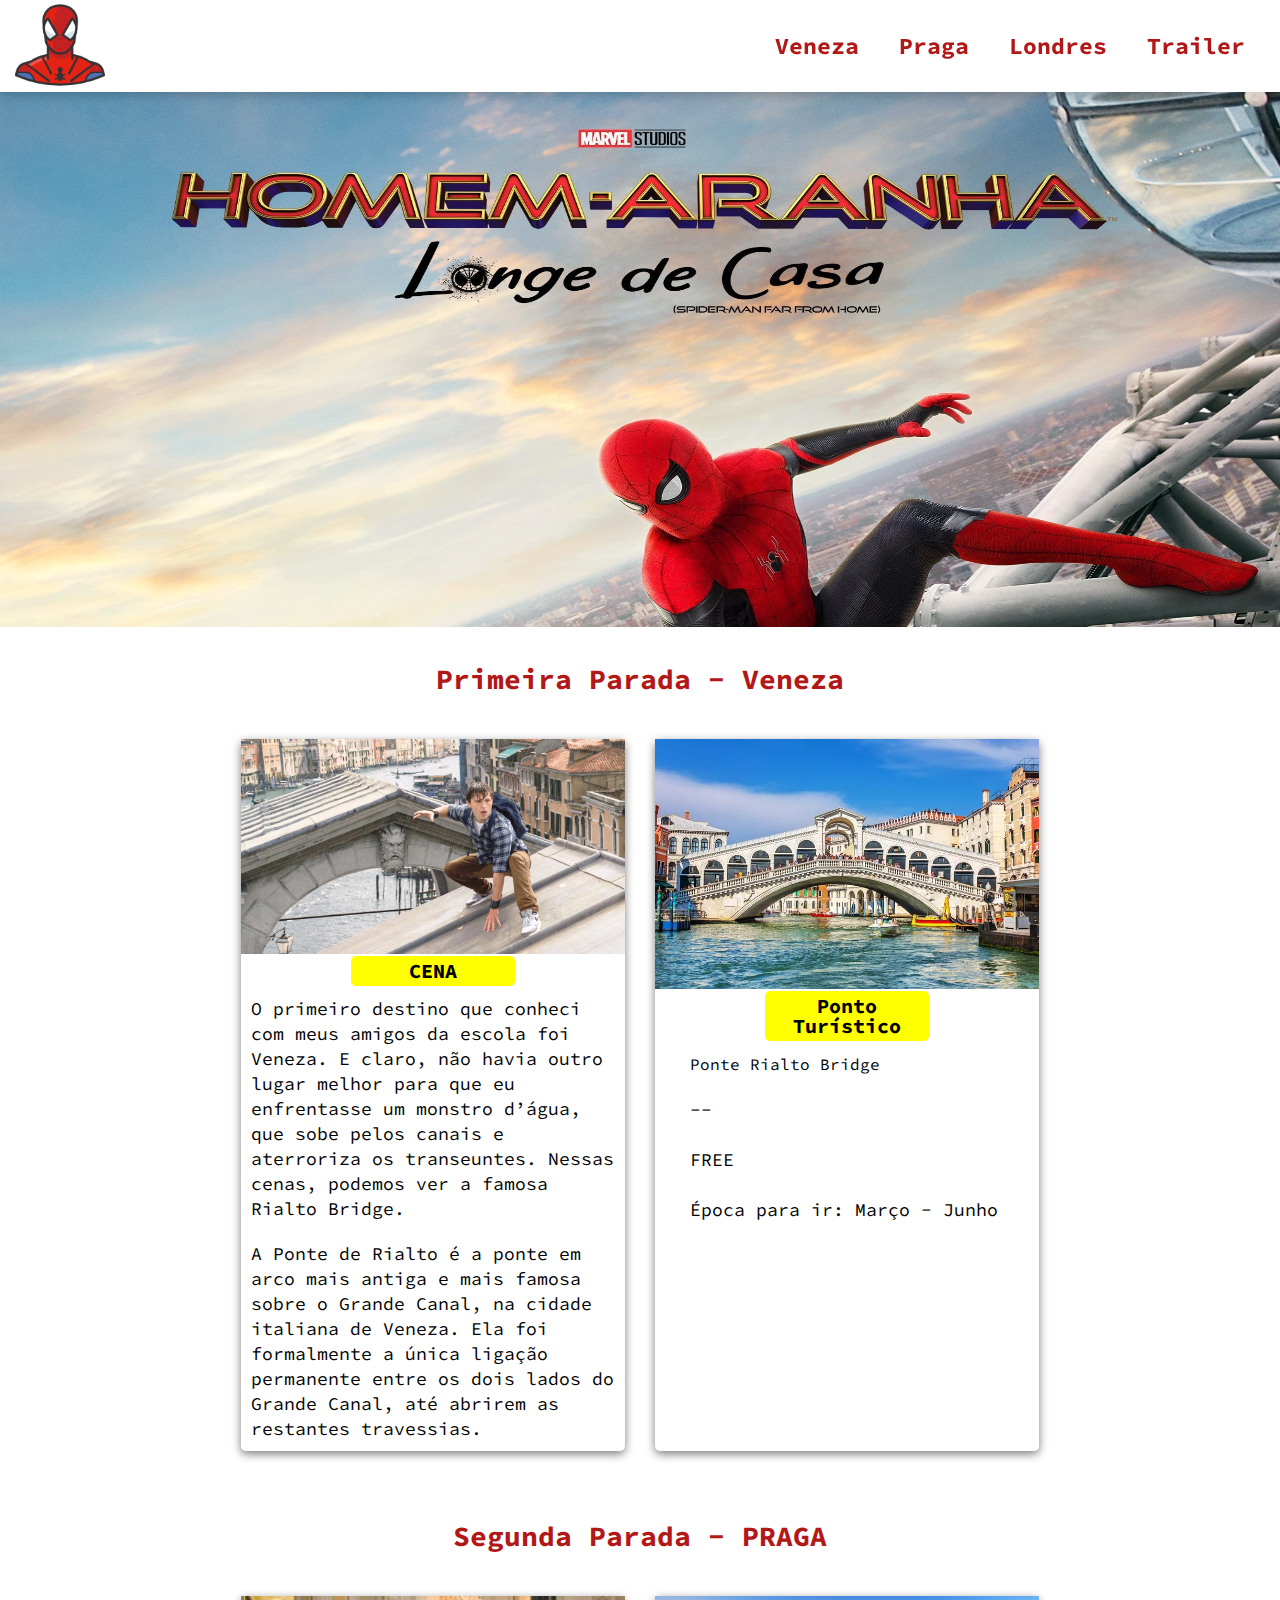
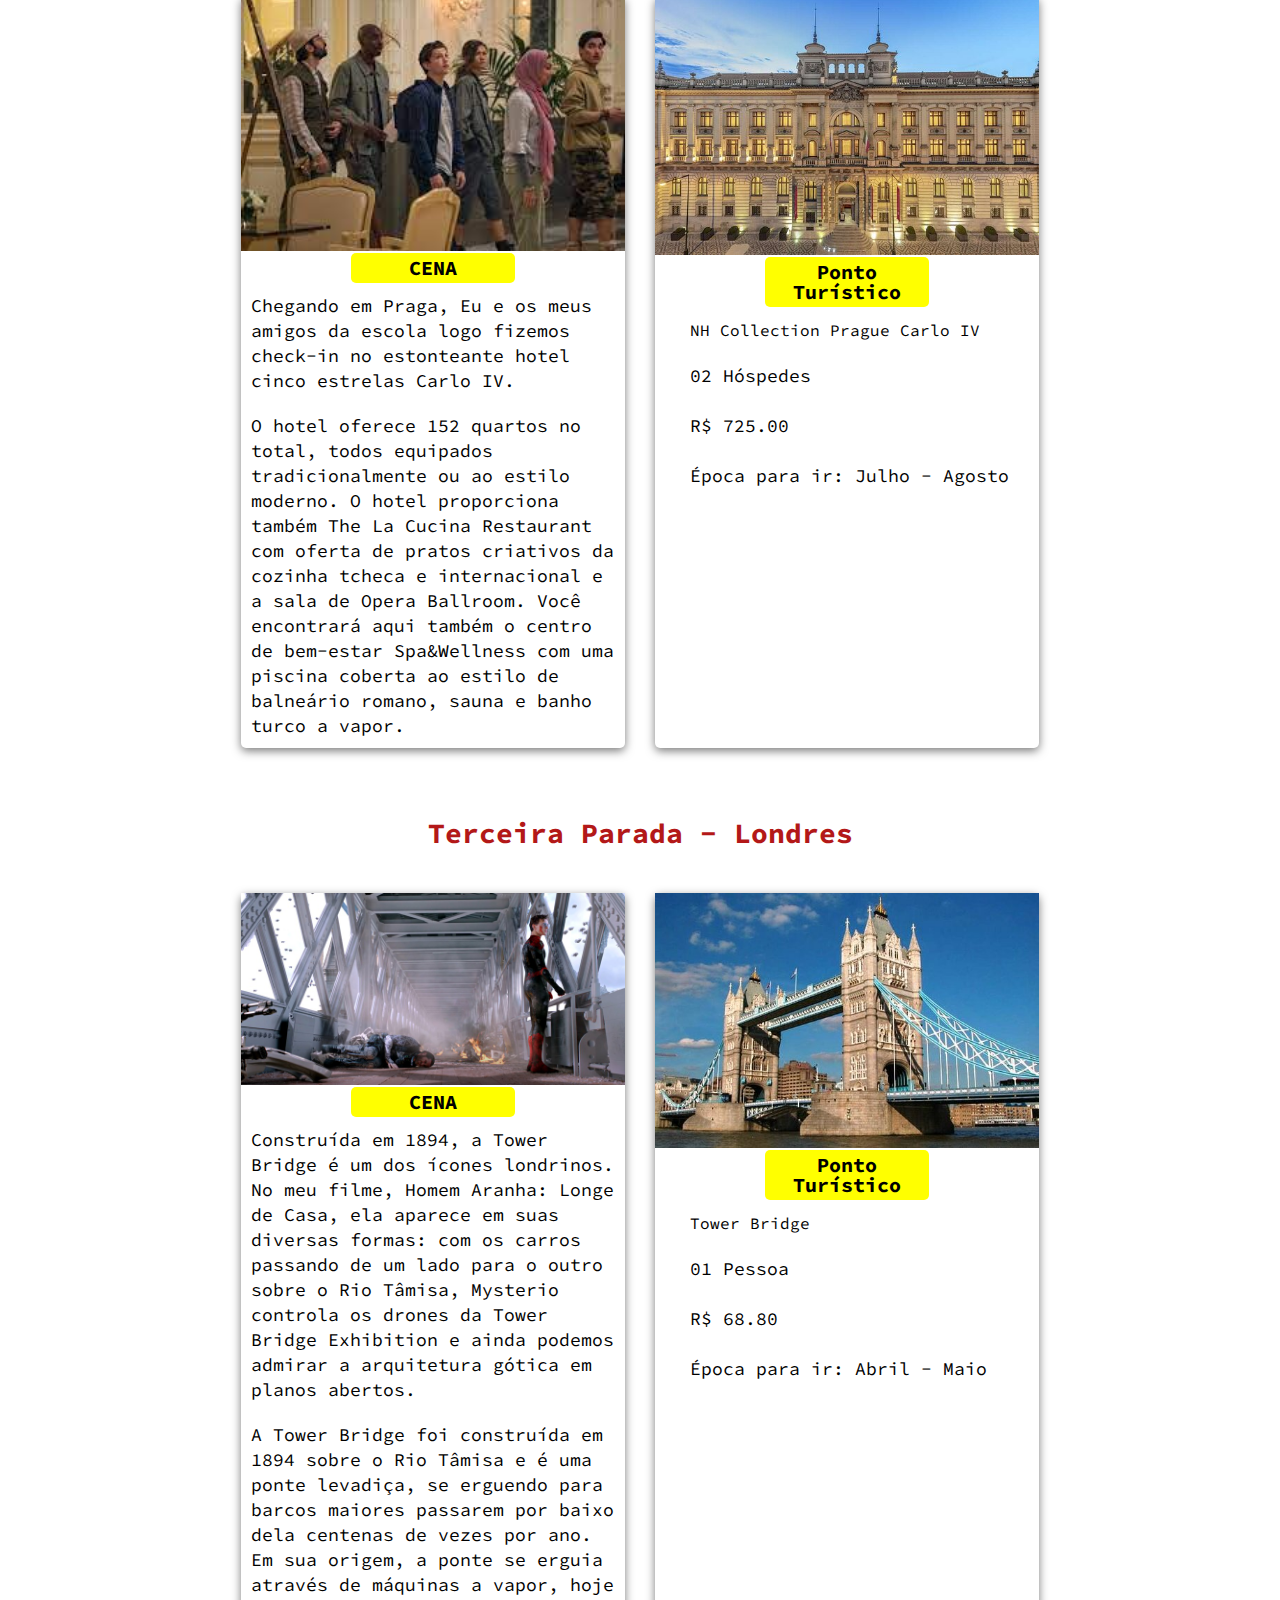
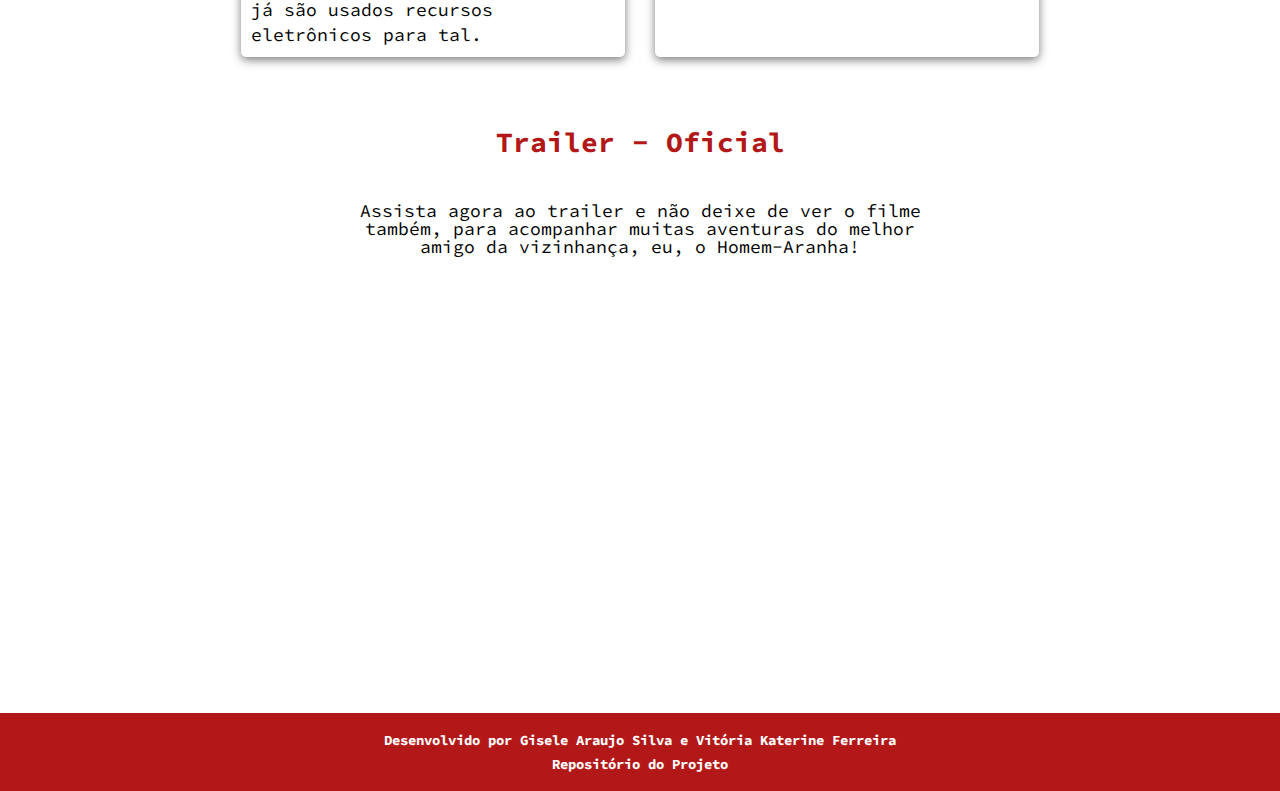
<file: pages/places.html>
<!DOCTYPE html>
<html lang="pt-BR">
  <head>
    <meta charset="UTF-8" />
    <meta http-equiv="X-UA-Compatible" content="IE=edge" />
    <meta name="viewport" content="width=device-width, initial-scale=1.0" />
    <link
      rel="shortcut icon"
      href="../assets/images/favicon.ico"
      type="image/x-icon"
    />
    <!-- styles -->
    <link rel="stylesheet" href="../css/reset.css" />
    <link rel="stylesheet" href="../css/styles.css" />
    <!-- fonts -->
    <link rel="preconnect" href="https://fonts.googleapis.com" />
    <link rel="preconnect" href="https://fonts.gstatic.com" crossorigin />
    <link
      href="https://fonts.googleapis.com/css2?family=Source+Code+Pro:wght@400;600;900&display=swap"
      rel="stylesheet"
    />
    <link
      rel="stylesheet"
      href="https://cdnjs.cloudflare.com/ajax/libs/font-awesome/6.2.0/css/all.min.css"
      integrity="sha512-xh6O/CkQoPOWDdYTDqeRdPCVd1SpvCA9XXcUnZS2FmJNp1coAFzvtCN9BmamE+4aHK8yyUHUSCcJHgXloTyT2A=="
      crossorigin="anonymous"
      referrerpolicy="no-referrer"
    />
    <title>Homem-Aranha-Lugares</title>
  </head>
  <body>
    <header class="header">
      <nav class="nav">
        <a href="../index.html">
          <abbr title="Voltar a Home">
            <img
              class="nav-img"
              src="../assets/images/homem-aranha-128.png"
              alt="Desenho do rosto do Homem-Aranha"
            />
          </abbr>
        </a>
        <ul class="nav-link">
          <li class="nav-item">
            <a class="nav-item-link" href="#veneza">Veneza</a>
          </li>
          <li class="nav-item">
            <a class="nav-item-link" href="#praga">Praga</a>
          </li>
          <li class="nav-item">
            <a class="nav-item-link" href="#londres">Londres</a>
          </li>
          <li class="nav-item">
            <a class="nav-item-link" href="#trailer">Trailer</a>
          </li>
        </ul>
      </nav>
    </header>

    <div class="container-banner">
      <img
        class="container-banner-img"
        src="../assets/images/HomemAranhaLongeCasa.jpg"
        alt="Imagem banner do filme - Homem-Aranha: Longe de casa"
      />
    </div>

    <h1 class="main-title" id="veneza">Primeira Parada - Veneza</h1>

    <section class="container-card">
      <div class="item-card">
        <img
          class="item-img-card"
          src="../assets/images/veneza.jpg"
          alt="Cena do filme - Peter Parker contra monstro da água"
        />
        <h2 class="item-subtitle-card">CENA</h2>
        <p class="item-paragraph-card">
          O primeiro destino que conheci com meus amigos da escola foi Veneza. E
          claro, não havia outro lugar melhor para que eu enfrentasse um monstro
          d’água, que sobe pelos canais e aterroriza os transeuntes. Nessas
          cenas, podemos ver a famosa Rialto Bridge.
        </p>
        <p class="item-paragraph-card">
          A Ponte de Rialto é a ponte em arco mais antiga e mais famosa sobre o
          Grande Canal, na cidade italiana de Veneza. Ela foi formalmente a
          única ligação permanente entre os dois lados do Grande Canal, até
          abrirem as restantes travessias.
        </p>
      </div>

      <div class="item-card">
        <img
          class="item-img-card"
          src="../assets/images/ponte.jpg"
          alt=" Ponto Turístico - Ponte Rialto Bridge"
        />
        <h2 class="item-subtitle-card">Ponto Turístico</h2>
        <div class="description-place-icon">
          <i class="fa-solid fa-square-up-right icon"></i>
          <a
            class="item-link-card"
            target="_blank"
            href="http://en.turismovenezia.it/Venezia/Ponte-di-Rialto-6473.html"
          >
            Ponte Rialto Bridge
          </a>
        </div>

        <div class="description-place-icon">
          <i class="fa-solid fa-user icon"></i>
          <p class="item-paragraph-card">--</p>
        </div>

        <div class="description-place-icon">
          <i class="fa-solid fa-money-bill-1 icon"></i>
          <p class="item-paragraph-card">FREE</p>
        </div>

        <div class="description-place-icon">
          <i class="fa-sharp fa-solid fa-square-plus icon"></i>
          <p class="item-paragraph-card">Época para ir: Março - Junho</p>
        </div>

        <div class="description-place-icon">
          <i class="fa-solid fa-location-dot icon"></i>
          <iframe
            class="item-iframe-card"
            src="https://www.google.com/maps/embed?pb=!1m18!1m12!1m3!1d2799.5789706240025!2d12.333709314941126!3d45.437987943214175!2m3!1f0!2f0!3f0!3m2!1i1024!2i768!4f13.1!3m3!1m2!1s0x477eb1c7faa33a3b%3A0x732011a1298ecc89!2sRialto%20Bridge!5e0!3m2!1sen!2sbr!4v1662907460418!5m2!1sen!2sbr"
            style="border: 0"
            allowfullscreen=""
            loading="lazy"
            referrerpolicy="no-referrer-when-downgrade"
          ></iframe>
        </div>
      </div>
    </section>

    <h1 class="main-title" id="praga">Segunda Parada - PRAGA</h1>

    <section class="container-card">
      <div class="item-card">
        <img
          class="item-img-card"
          src="../assets/images/praga.jpg"
          alt="Cena do filme - Peter Parker com seus amigos"
        />
        <h2 class="item-subtitle-card">CENA</h2>
        <p class="item-paragraph-card">
          Chegando em Praga, Eu e os meus amigos da escola logo fizemos check-in
          no estonteante hotel cinco estrelas Carlo IV.
        </p>
        <p class="item-paragraph-card">
          O hotel oferece 152 quartos no total, todos equipados tradicionalmente
          ou ao estilo moderno. O hotel proporciona também The La Cucina
          Restaurant com oferta de pratos criativos da cozinha tcheca e
          internacional e a sala de Opera Ballroom. Você encontrará aqui também
          o centro de bem-estar Spa&Wellness com uma piscina coberta ao estilo
          de balneário romano, sauna e banho turco a vapor.
        </p>
      </div>

      <div class="item-card">
        <img
          class="item-img-card"
          src="../assets/images/hotel-carlo.jpg"
          alt="Cena do filme - Peter Parker com seus amigos"
        />
        <h2 class="item-subtitle-card">Ponto Turístico</h2>
        <div class="description-place-icon">
          <i class="fa-solid fa-square-up-right icon"></i>
          <a
            class="item-link-card"
            target="_blank"
            href="https://www.nh-hotels.com/hotel/nh-collection-prague-carlo-iv?utm_campaign=local-gmb&utm_medium=organic_search&utm_source=google_gmb"
          >
            NH Collection Prague Carlo IV
          </a>
        </div>

        <div class="description-place-icon">
          <i class="fa-solid fa-user icon"></i>
          <p class="item-paragraph-card">02 Hóspedes</p>
        </div>

        <div class="description-place-icon">
          <i class="fa-solid fa-money-bill-1 icon"></i>
          <p class="item-paragraph-card">R$ 725.00</p>
        </div>

        <div class="description-place-icon">
          <i class="fa-sharp fa-solid fa-square-plus icon"></i>
          <p class="item-paragraph-card">Época para ir: Julho - Agosto</p>
        </div>

        <div class="description-place-icon">
          <i class="fa-solid fa-location-dot icon"></i>
          <iframe
            class="item-iframe-card"
            src="https://www.google.com/maps/embed?pb=!1m18!1m12!1m3!1d64211778.546561964!2d-55.52910327127979!3d10.797833395888691!2m3!1f0!2f0!3f0!3m2!1i1024!2i768!4f13.1!3m3!1m2!1s0x470b951092c1a42b%3A0x31aa284608feccd2!2sHotel%20NH%20Collection%20Prague%20Carlo%20IV!5e0!3m2!1sen!2sbr!4v1662857289269!5m2!1sen!2sbr"
            style="border: 0"
            allowfullscreen=""
            loading="lazy"
            referrerpolicy="no-referrer-when-downgrade"
          ></iframe>
        </div>
      </div>
    </section>

    <h1 class="main-title" id="londres">Terceira Parada - Londres</h1>

    <section class="container-card">
      <div class="item-card">
        <img
          class="item-img-card"
          src="../assets/images/luta.jpg"
          alt="Cena do filme - Homem-Aranha contra Mysterio"
        />
        <h2 class="item-subtitle-card">CENA</h2>
        <p class="item-paragraph-card">
          Construída em 1894, a Tower Bridge é um dos ícones londrinos. No meu
          filme, Homem Aranha: Longe de Casa, ela aparece em suas diversas
          formas: com os carros passando de um lado para o outro sobre o Rio
          Tâmisa, Mysterio controla os drones da Tower Bridge Exhibition e ainda
          podemos admirar a arquitetura gótica em planos abertos.
        </p>
        <p class="item-paragraph-card">
          A Tower Bridge foi construída em 1894 sobre o Rio Tâmisa e é uma ponte
          levadiça, se erguendo para barcos maiores passarem por baixo dela
          centenas de vezes por ano. Em sua origem, a ponte se erguia através de
          máquinas a vapor, hoje já são usados recursos eletrônicos para tal.
        </p>
      </div>

      <div class="item-card">
        <img
          class="item-img-card"
          src="../assets/images/london-ponte.jpg"
          alt="Imagem da Ponte da Torre de Londres"
        />
        <h2 class="item-subtitle-card">Ponto Turístico</h2>
        <div class="description-place-icon">
          <i class="fa-solid fa-square-up-right icon"></i>
          <a
            class="item-link-card"
            target="_blank"
            href="https://www.towerbridge.org.uk/"
          >
            Tower Bridge
          </a>
        </div>

        <div class="description-place-icon">
          <i class="fa-solid fa-user icon"></i>
          <p class="item-paragraph-card">01 Pessoa</p>
        </div>

        <div class="description-place-icon">
          <i class="fa-solid fa-money-bill-1 icon"></i>
          <p class="item-paragraph-card">R$ 68.80</p>
        </div>

        <div class="description-place-icon">
          <i class="fa-sharp fa-solid fa-square-plus icon"></i>
          <p class="item-paragraph-card">Época para ir: Abril - Maio</p>
        </div>

        <div class="description-place-icon">
          <i class="fa-solid fa-location-dot icon"></i>
          <iframe
            class="item-iframe-card"
            src="https://www.google.com/maps/embed?pb=!1m18!1m12!1m3!1d2483.4229328064666!2d-0.07754518423011109!3d51.50545637963474!2m3!1f0!2f0!3f0!3m2!1i1024!2i768!4f13.1!3m3!1m2!1s0x487603438b65db49%3A0x9e78421a085a6f2d!2sTower%20Bridge!5e0!3m2!1sen!2sbr!4v1662910148227!5m2!1sen!2sbr"
            style="border: 0"
            allowfullscreen=""
            loading="lazy"
            referrerpolicy="no-referrer-when-downgrade"
          ></iframe>
        </div>
      </div>
    </section>

    <h1 class="main-title" id="trailer">Trailer - Oficial</h1>
    <p class="trailer-paragraph">
      Assista agora ao trailer e não deixe de ver o filme também, para
      acompanhar muitas aventuras do melhor amigo da vizinhança, eu, o
      Homem-Aranha!
    </p>
    <div class="trailer">
      <iframe
        width="724"
        height="407"
        src="https://www.youtube.com/embed/MqQdHaBtvGs"
        title="Homem-Aranha: Longe de Casa | Trailer Oficial #2 | LEG | 04 de julho nos cinemas"
        frameborder="0"
        allow="accelerometer; autoplay; clipboard-write; encrypted-media; gyroscope; picture-in-picture"
        allowfullscreen
      ></iframe>
    </div>

    <footer class="footer">
      <p class="footer-paragraph">
        Desenvolvido por Gisele Araujo Silva e Vitória Katerine Ferreira
      </p>
      <p class="footer-paragraph">
        <a
          class="footer-link"
          href="https://github.com/giselearaujos/FIAP-Enterprise-Connection-01"
          target="_blank"
        >
          Repositório do Projeto
          <i class="fa-solid fa-square-up-right footer-icon"></i>
        </a>
      </p>
    </footer>
  </body>
</html>
</file>
<file: css/styles.css>
:root {
  --white: #ffffff;
  --red: #b31818;
  --blue: #000068;
  --blue-light: #0351e2;
  --black: #000000;
}

/* homepage */
.container-home {
  background-image: linear-gradient(to left, #471414, #77170c, #b31818);
  background-size: 500% 300%;
  animation: animation-degrade 5s infinite alternate;
}

@keyframes animation-degrade {
  0% {
    background-position-x: 0%;
  }
  100% {
    background-position-x: 100%;
  }
}

@font-face {
  font-family: "Far-From";
  src: url("../assets/fonts/Far-From Homecoming Updated.otf");
}

.section-intro {
  display: flex;
  justify-content: space-between;
}

.section-intro-title {
  -webkit-text-stroke-width: 1.5px;
  -webkit-text-stroke-color: #000;
  color: var(--white);
  font-family: "Far-From";
  font-size: 70px;
  font-weight: bold;
  text-align: center;
}

.section-intro-paragraph {
  font-family: "Far-From";
  font-size: 30px;
  color: var(--white);
  width: 500px;
  text-align: center;
  margin: 30px auto;
  letter-spacing: 3px;
  line-height: 40px;
}

.section-intro-img {
  display: flex;
  flex-direction: column;
  margin-top: 30px;
  width: 95%;
  transform-style: preserve-3d;
  transform: perspective(1000px);
}

.section-intro-btn {
  padding: 15px 20px;
  font-family: "Far-From";
  font-size: 28px;
  font-weight: bold;
  float: right;
  border-radius: 5px;
  border: none;
  margin: 0px 30px;
  cursor: pointer;
  transition: transform 100ms linear;
}

.section-intro-btn:hover {
  transform: scale(1.1);
}

.section-intro-link {
  text-decoration: none;
  color: var(--red);
}

/* page places */
.header {
  position: fixed;
  left: 0;
  top: 0;
  width: 100%;
}

.nav {
  display: flex;
  justify-content: space-between;
  padding: 0px 15px;
  border-bottom: 2px;
  box-shadow: 0 3px 10px #00000033;
  background-color: var(--white);
}

.nav-img {
  width: 70%;
  cursor: pointer;
}

.nav-link {
  display: flex;
}

.nav-item {
  display: flex;
  align-items: center;
  cursor: pointer;
}

.nav-item-link {
  font-size: 23px;
  font-weight: bold;
  text-align: center;
  border-radius: 5px;
  margin: 20px 10px;
  padding: 10px;
  text-decoration: none;
  color: var(--red);
  transition: transform 200ms linear;
}

.nav-item-link:hover {
  transform: scale(1.1);
  background-color: var(--red);
  color: var(--white);
}

.container-banner {
  height: 100%;
  margin-top: 92px;
}

.container-banner-img {
  width: 100%;
  height: 535px;
}

.main-title {
  text-align: center;
  font-size: 28px;
  font-weight: bold;
  color: var(--red);
  height: 100px;
  line-height: 100px;
}

.container-card {
  display: flex;
  justify-content: center;
  flex-wrap: wrap;
  margin-bottom: 25px;
}

.item-card {
  margin: 10px 15px;
  box-shadow: 0 3px 10px #00000085;
  border-radius: 5px;
  width: 30%;
  height: 400;
}

.item-img-card {
  width: 100%;
}

.item-subtitle-card {
  background-color: yellow;
  border-radius: 5px;
  font-size: 20px;
  font-weight: bold;
  padding: 5px;
  width: 40%;
  text-align: center;
  margin: 0 auto;
}

.description-place-icon {
  display: flex;
  align-items: center;
  margin: 5px 15px;
}

.item-paragraph-card {
  line-height: 25px;
  font-size: 18px;
  padding: 10px;
  text-align: start;
}

.icon {
  margin: 5px;
  font-size: 25px;
  color: var(--blue-light);
}

.item-link-card {
  text-decoration: none;
  padding: 10px;
  color: var(--black);
}

.item-iframe-card {
  padding: 10px;
  width: 305px;
  height: 100px;
}

.trailer-paragraph {
  width: 600px;
  text-align: center;
  font-size: 18px;
  margin: 0 auto;
  padding: 10px;
}

.trailer {
  display: flex;
  justify-content: center;
}

.footer {
  background-color: var(--red);
  margin-top: 40px;
  padding: 20px;
}

.footer-paragraph {
  text-align: center;
  color: var(--white);
  font-size: 14px;
  font-weight: bold;
}

.footer-paragraph:nth-last-child(1) {
  padding-top: 10px;
}

.footer-link {
  text-decoration: none;
  color: var(--white);
}

.footer-icon {
  font-size: 14px;
  color: var(--white);
}
</file>
